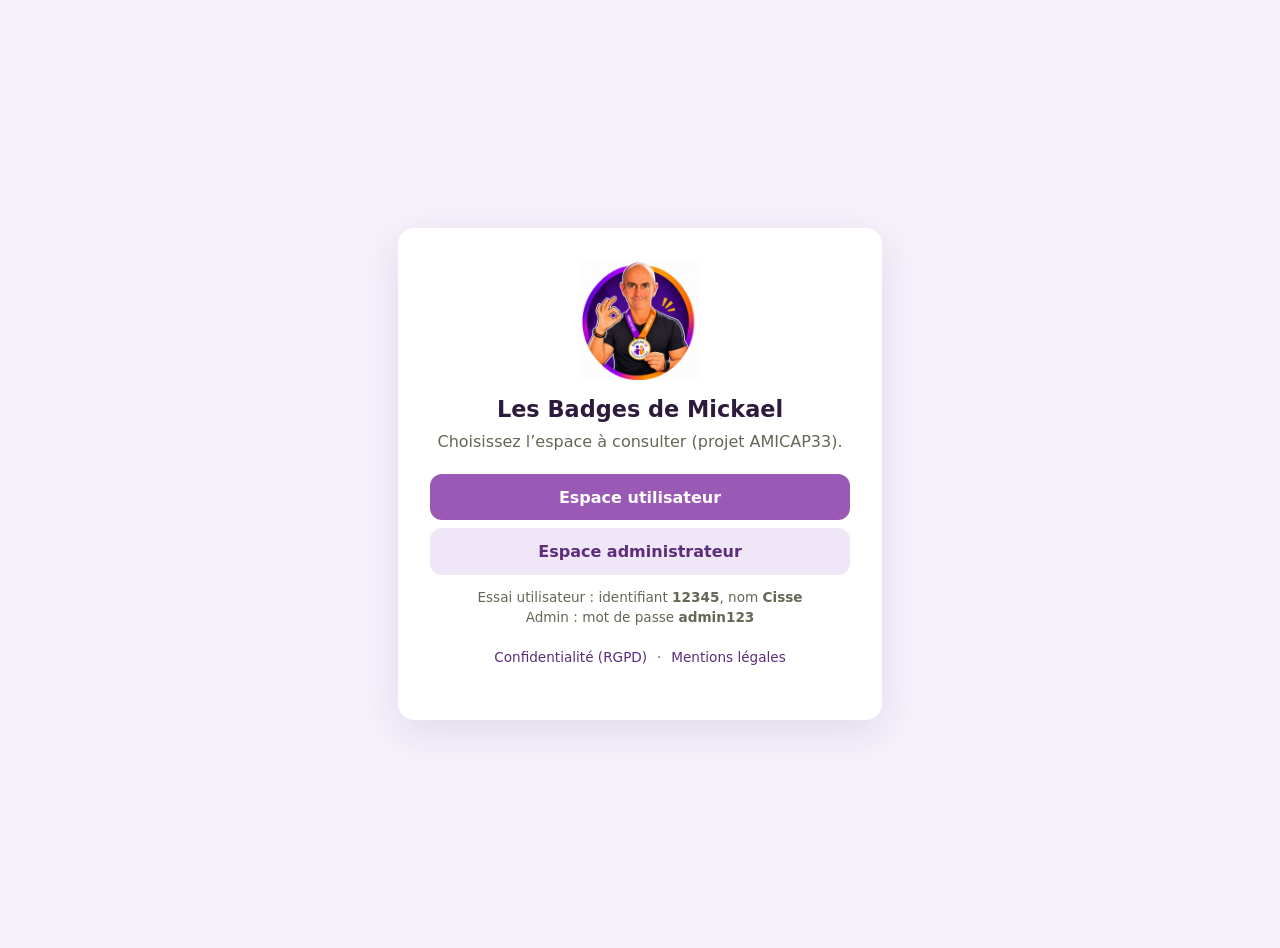
<file: index.html>
<!DOCTYPE html>
<html lang="fr">
<head>
  <meta charset="UTF-8" />
  <meta name="viewport" content="width=device-width, initial-scale=1" />
  <title>Les Badges de Mickael — AMICAP33</title>
  <link rel="icon" href="mickealimage1.png" type="image/png">
  <style>
    body { font-family: system-ui, sans-serif; background:#f6f1fb; color:#2d1b3d; margin:0; min-height:100vh; display:flex; align-items:center; justify-content:center; padding:1.5rem; }
    .card { background:#fff; border-radius:1rem; padding:2rem; max-width:420px; width:100%; box-shadow:0 12px 40px rgba(80,40,120,.12); text-align:center; }
    .card img { width:120px; height:120px; object-fit:contain; margin:0 auto 1rem; display:block; }
    h1 { font-size:1.4rem; margin:0 0 .5rem; }
    p { color:#665; margin:0 0 1.25rem; line-height:1.5; }
    a { display:block; text-decoration:none; text-align:center; padding:.85rem 1rem; border-radius:.75rem; margin:.5rem 0; font-weight:600; }
    .user { background:#9b59b6; color:#fff; }
    .admin { background:#efe6f7; color:#5b2d7a; }
    .legal { margin-top:1rem; font-size:.85rem; }
    .legal a { display:inline; padding:0; margin:0 .35rem; color:#5b2d7a; font-weight:500; }
  </style>
</head>
<body>
  <div class="card">
    <img src="mickealimage1.png" alt="Logo Les Badges de Mickael" onerror="this.remove()">
    <h1>Les Badges de Mickael</h1>
    <p>Choisissez l’espace à consulter (projet AMICAP33).</p>
    <a class="user" href="lbdm-user.html?id=12345">Espace utilisateur</a>
    <a class="admin" href="lbdm-administateur.html">Espace administrateur</a>
    <p class="legal" style="margin-top:0.75rem;color:#665;">
      Essai utilisateur : identifiant <strong>12345</strong>, nom <strong>Cisse</strong><br>
      Admin : mot de passe <strong>admin123</strong>
    </p>
    <p class="legal">
      <a href="politique-confidentialite.html">Confidentialité (RGPD)</a>
      ·
      <a href="mentions-legales.html">Mentions légales</a>
    </p>
  </div>
</body>
</html>
</file>
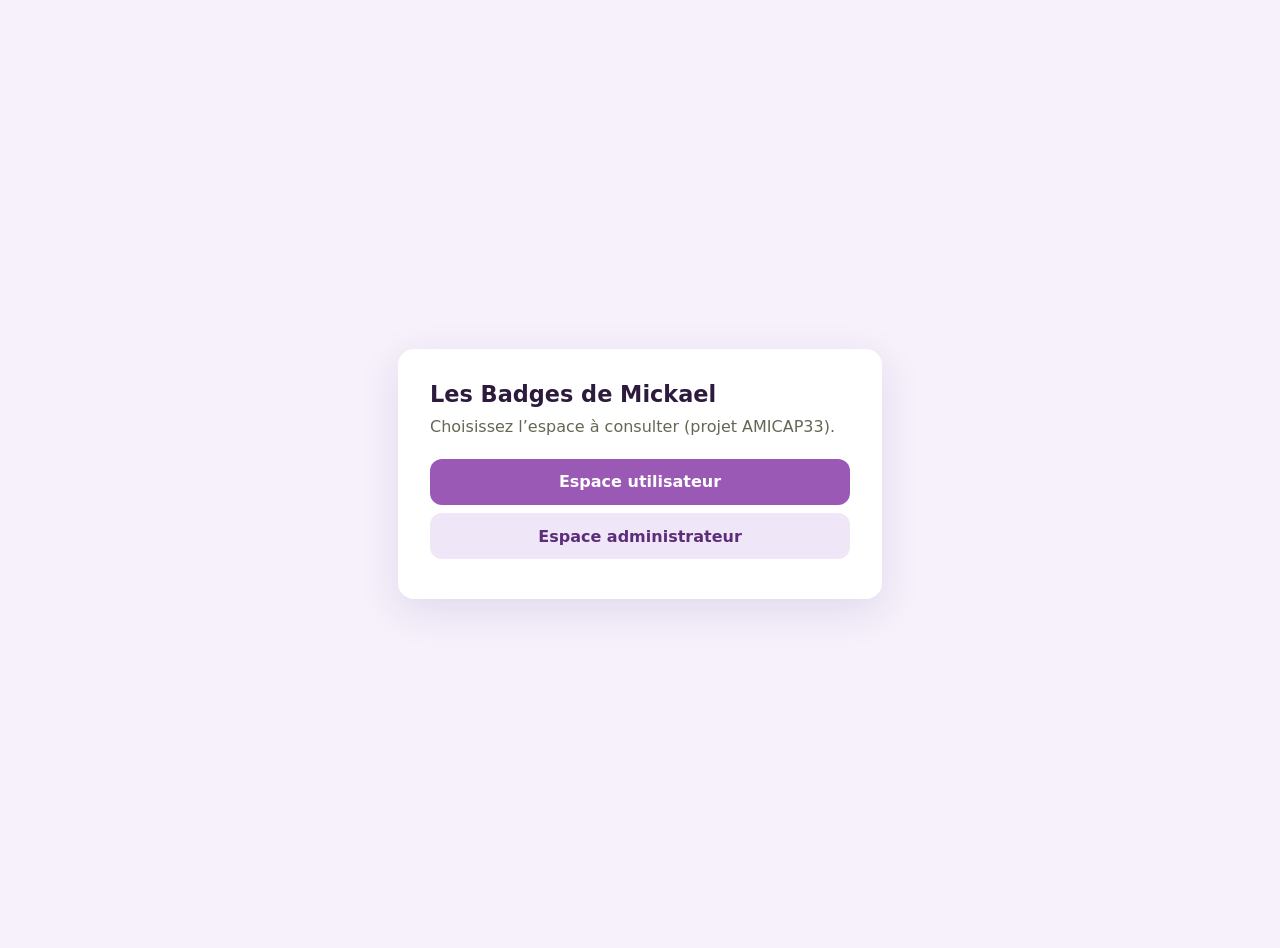
<file: _deploy/index.html>
﻿<!DOCTYPE html>
<html lang="fr">
<head>
  <meta charset="UTF-8" />
  <meta name="viewport" content="width=device-width, initial-scale=1" />
  <title>Les Badges de Mickael — AMICAP33</title>
  <style>
    body { font-family: system-ui, sans-serif; background:#f6f1fb; color:#2d1b3d; margin:0; min-height:100vh; display:flex; align-items:center; justify-content:center; padding:1.5rem; }
    .card { background:#fff; border-radius:1rem; padding:2rem; max-width:420px; width:100%; box-shadow:0 12px 40px rgba(80,40,120,.12); }
    h1 { font-size:1.4rem; margin:0 0 .5rem; }
    p { color:#665; margin:0 0 1.25rem; line-height:1.5; }
    a { display:block; text-decoration:none; text-align:center; padding:.85rem 1rem; border-radius:.75rem; margin:.5rem 0; font-weight:600; }
    .user { background:#9b59b6; color:#fff; }
    .admin { background:#efe6f7; color:#5b2d7a; }
  </style>
</head>
<body>
  <div class="card">
    <h1>Les Badges de Mickael</h1>
    <p>Choisissez l’espace à consulter (projet AMICAP33).</p>
    <a class="user" href="lbdm-user.html">Espace utilisateur</a>
    <a class="admin" href="lbdm-administateur.html">Espace administrateur</a>
  </div>
</body>
</html>
</file>
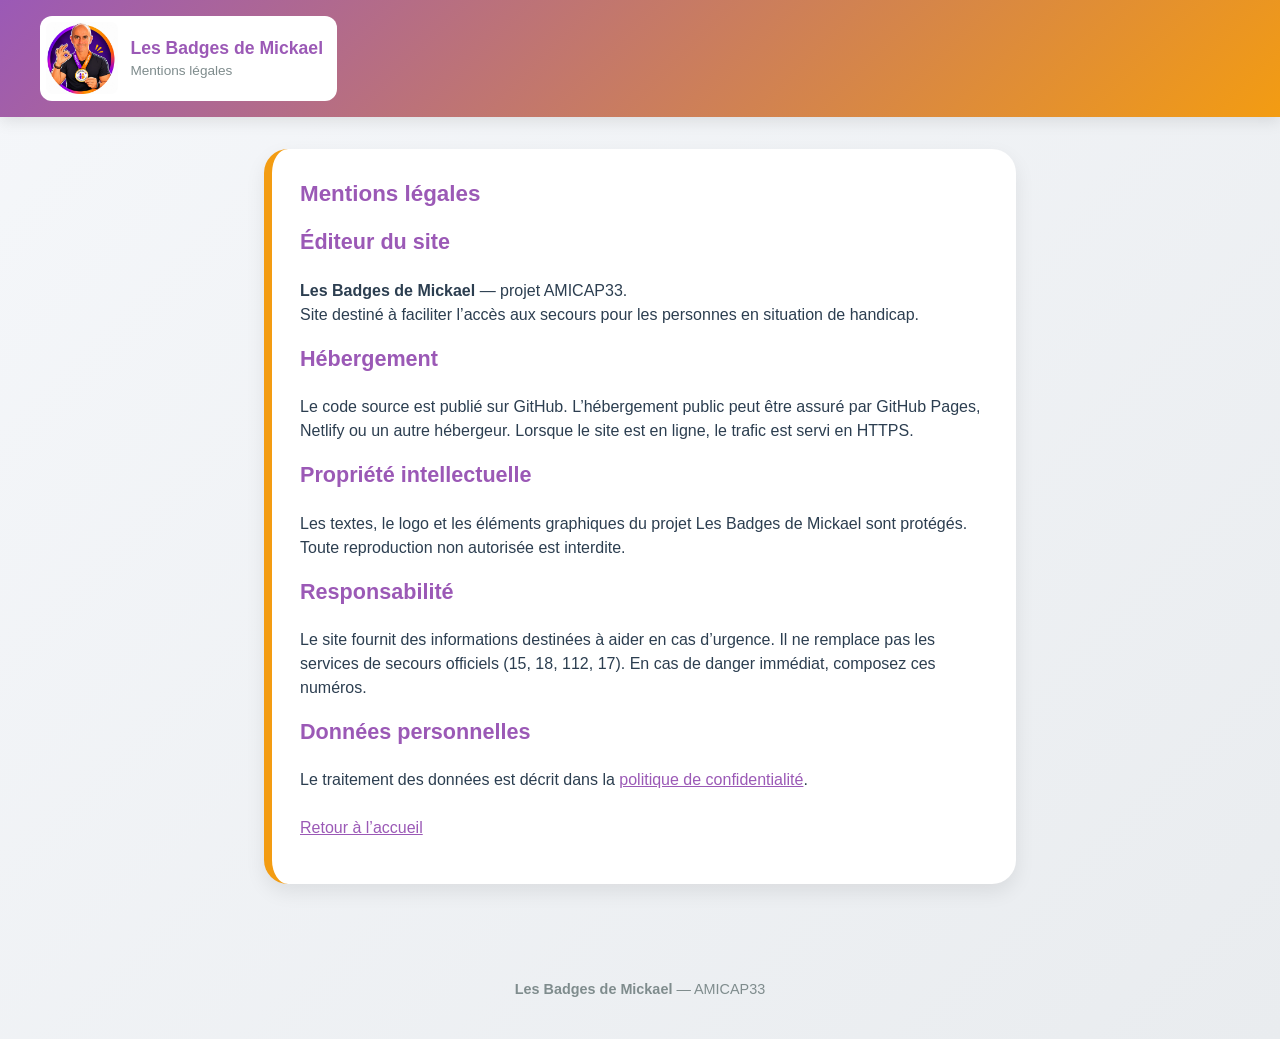
<file: mentions-legales.html>
<!DOCTYPE html>
<html lang="fr">
<head>
  <meta charset="UTF-8">
  <meta name="viewport" content="width=device-width, initial-scale=1">
  <title>Mentions légales — Les Badges de Mickael</title>
  <link rel="icon" href="mickealimage1.png" type="image/png">
  <link rel="stylesheet" href="assets/css/styles.css">
</head>
<body>
  <a class="skip-link" href="#contenu">Aller au contenu</a>
  <header class="site-header">
    <div class="header-inner">
      <a class="brand" href="index.html">
        <img src="mickealimage1.png" width="72" height="72" alt="Logo Les Badges de Mickael">
        <div class="brand-text">
          <strong>Les Badges de Mickael</strong>
          <span>Mentions légales</span>
        </div>
      </a>
    </div>
  </header>

  <main id="contenu" class="container container--narrow">
    <article class="card">
      <h1 style="color:var(--violet);font-size:1.4rem;margin:0 0 1rem;">Mentions légales</h1>

      <h2>Éditeur du site</h2>
      <p><strong>Les Badges de Mickael</strong> — projet AMICAP33.<br>
      Site destiné à faciliter l’accès aux secours pour les personnes en situation de handicap.</p>

      <h2>Hébergement</h2>
      <p>Le code source est publié sur GitHub. L’hébergement public peut être assuré par GitHub Pages, Netlify ou un autre hébergeur. Lorsque le site est en ligne, le trafic est servi en HTTPS.</p>

      <h2>Propriété intellectuelle</h2>
      <p>Les textes, le logo et les éléments graphiques du projet Les Badges de Mickael sont protégés. Toute reproduction non autorisée est interdite.</p>

      <h2>Responsabilité</h2>
      <p>Le site fournit des informations destinées à aider en cas d’urgence. Il ne remplace pas les services de secours officiels (15, 18, 112, 17). En cas de danger immédiat, composez ces numéros.</p>

      <h2>Données personnelles</h2>
      <p>Le traitement des données est décrit dans la <a href="politique-confidentialite.html">politique de confidentialité</a>.</p>

      <p style="margin-top:1.5rem;"><a href="index.html">Retour à l’accueil</a></p>
    </article>
  </main>

  <footer class="site-footer">
    <p><strong>Les Badges de Mickael</strong> — AMICAP33</p>
  </footer>
</body>
</html>
</file>
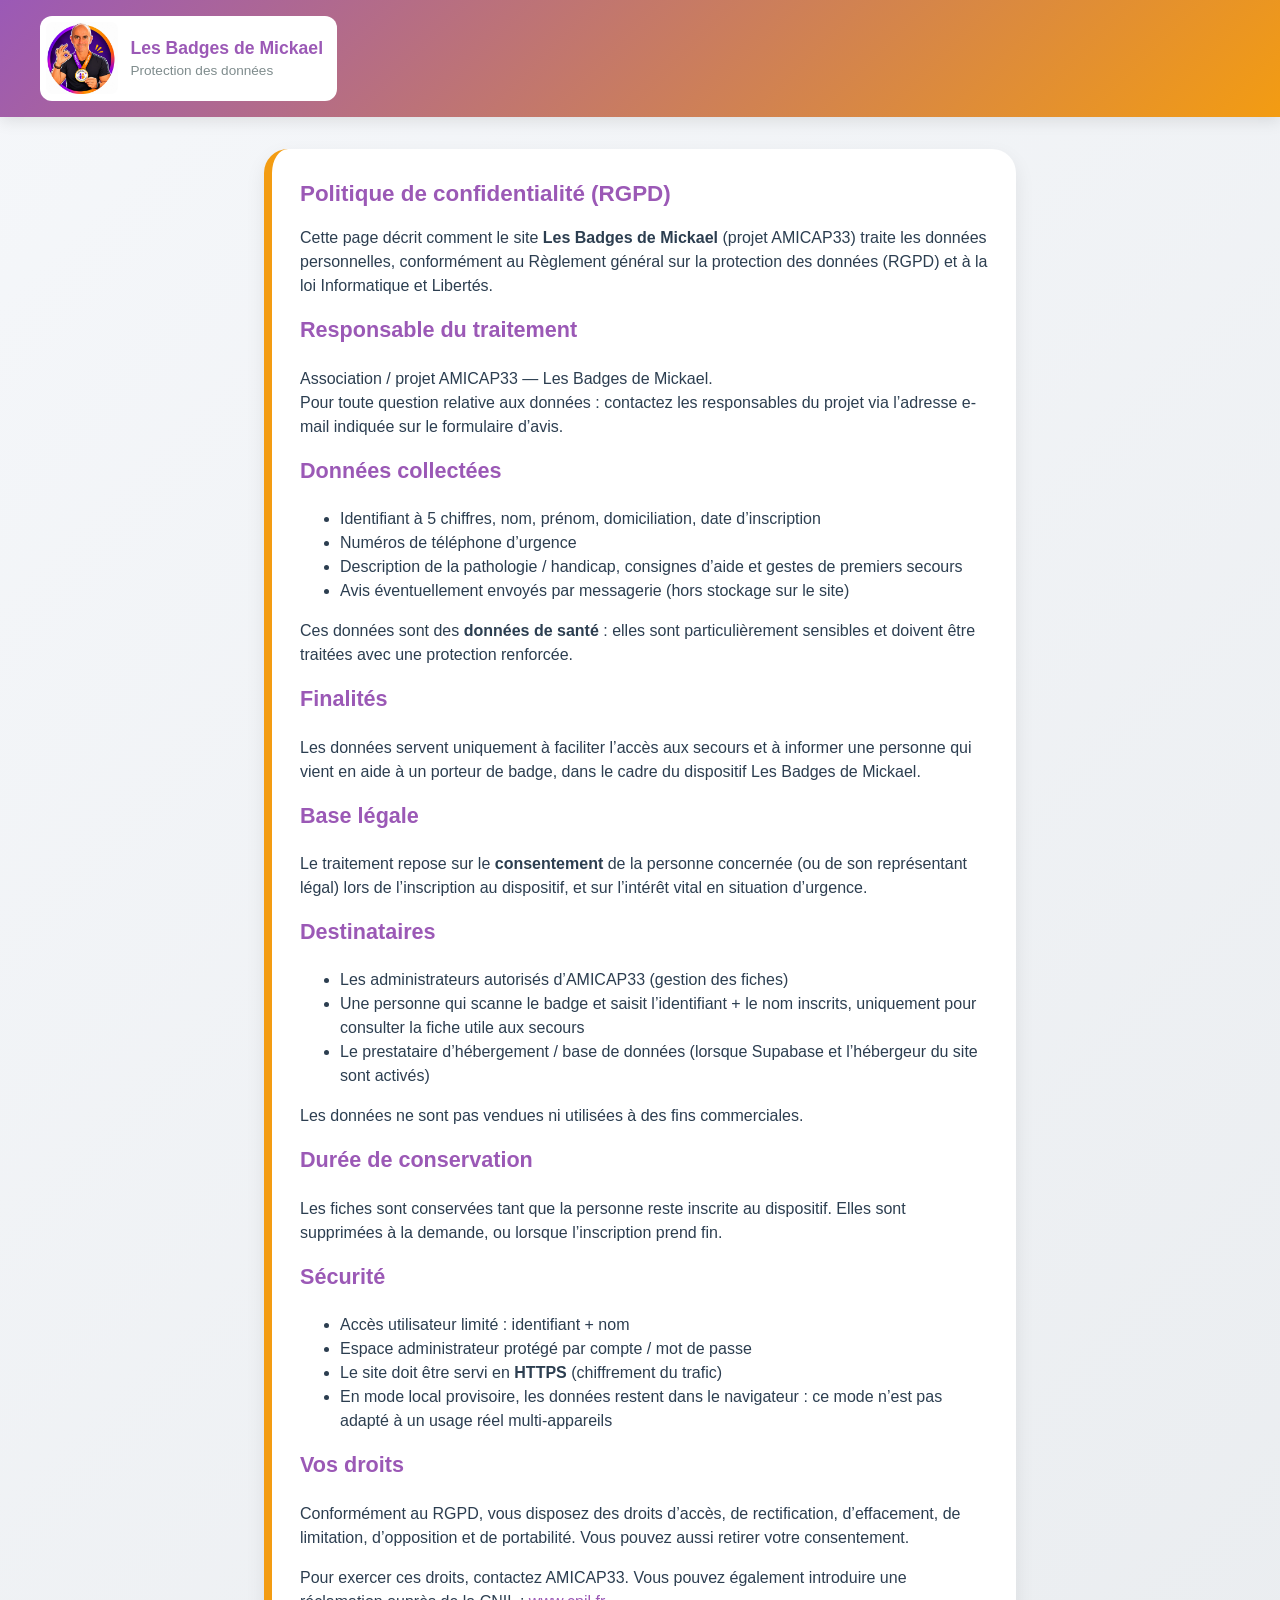
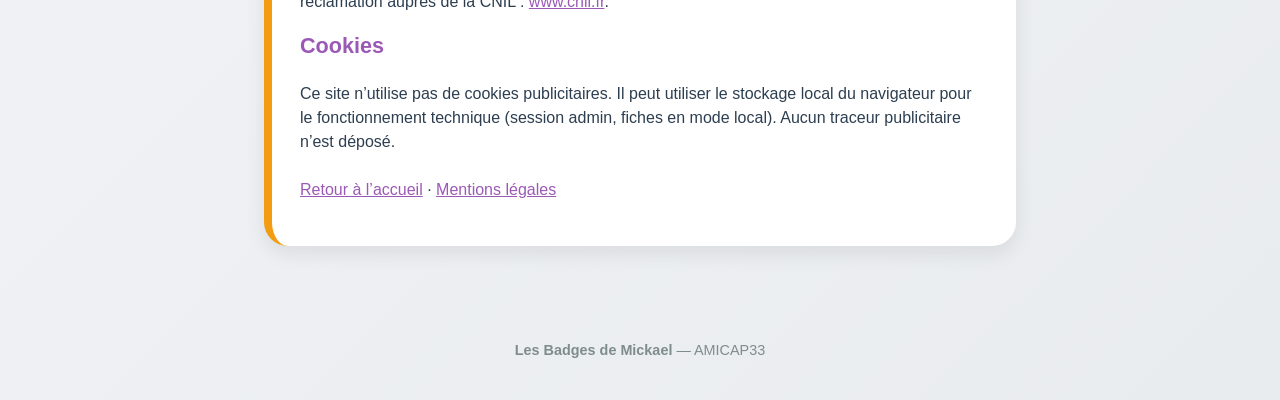
<file: politique-confidentialite.html>
<!DOCTYPE html>
<html lang="fr">
<head>
  <meta charset="UTF-8">
  <meta name="viewport" content="width=device-width, initial-scale=1">
  <title>Politique de confidentialité — Les Badges de Mickael</title>
  <link rel="icon" href="mickealimage1.png" type="image/png">
  <link rel="stylesheet" href="assets/css/styles.css">
</head>
<body>
  <a class="skip-link" href="#contenu">Aller au contenu</a>
  <header class="site-header">
    <div class="header-inner">
      <a class="brand" href="index.html">
        <img src="mickealimage1.png" width="72" height="72" alt="Logo Les Badges de Mickael">
        <div class="brand-text">
          <strong>Les Badges de Mickael</strong>
          <span>Protection des données</span>
        </div>
      </a>
    </div>
  </header>

  <main id="contenu" class="container container--narrow">
    <article class="card">
      <h1 style="color:var(--violet);font-size:1.4rem;margin:0 0 1rem;">Politique de confidentialité (RGPD)</h1>
      <p>Cette page décrit comment le site <strong>Les Badges de Mickael</strong> (projet AMICAP33) traite les données personnelles, conformément au Règlement général sur la protection des données (RGPD) et à la loi Informatique et Libertés.</p>

      <h2>Responsable du traitement</h2>
      <p>Association / projet AMICAP33 — Les Badges de Mickael.<br>
      Pour toute question relative aux données : contactez les responsables du projet via l’adresse e-mail indiquée sur le formulaire d’avis.</p>

      <h2>Données collectées</h2>
      <ul>
        <li>Identifiant à 5 chiffres, nom, prénom, domiciliation, date d’inscription</li>
        <li>Numéros de téléphone d’urgence</li>
        <li>Description de la pathologie / handicap, consignes d’aide et gestes de premiers secours</li>
        <li>Avis éventuellement envoyés par messagerie (hors stockage sur le site)</li>
      </ul>
      <p>Ces données sont des <strong>données de santé</strong> : elles sont particulièrement sensibles et doivent être traitées avec une protection renforcée.</p>

      <h2>Finalités</h2>
      <p>Les données servent uniquement à faciliter l’accès aux secours et à informer une personne qui vient en aide à un porteur de badge, dans le cadre du dispositif Les Badges de Mickael.</p>

      <h2>Base légale</h2>
      <p>Le traitement repose sur le <strong>consentement</strong> de la personne concernée (ou de son représentant légal) lors de l’inscription au dispositif, et sur l’intérêt vital en situation d’urgence.</p>

      <h2>Destinataires</h2>
      <ul>
        <li>Les administrateurs autorisés d’AMICAP33 (gestion des fiches)</li>
        <li>Une personne qui scanne le badge et saisit l’identifiant + le nom inscrits, uniquement pour consulter la fiche utile aux secours</li>
        <li>Le prestataire d’hébergement / base de données (lorsque Supabase et l’hébergeur du site sont activés)</li>
      </ul>
      <p>Les données ne sont pas vendues ni utilisées à des fins commerciales.</p>

      <h2>Durée de conservation</h2>
      <p>Les fiches sont conservées tant que la personne reste inscrite au dispositif. Elles sont supprimées à la demande, ou lorsque l’inscription prend fin.</p>

      <h2>Sécurité</h2>
      <ul>
        <li>Accès utilisateur limité : identifiant + nom</li>
        <li>Espace administrateur protégé par compte / mot de passe</li>
        <li>Le site doit être servi en <strong>HTTPS</strong> (chiffrement du trafic)</li>
        <li>En mode local provisoire, les données restent dans le navigateur : ce mode n’est pas adapté à un usage réel multi-appareils</li>
      </ul>

      <h2>Vos droits</h2>
      <p>Conformément au RGPD, vous disposez des droits d’accès, de rectification, d’effacement, de limitation, d’opposition et de portabilité. Vous pouvez aussi retirer votre consentement.</p>
      <p>Pour exercer ces droits, contactez AMICAP33. Vous pouvez également introduire une réclamation auprès de la CNIL : <a href="https://www.cnil.fr" rel="noopener noreferrer" target="_blank">www.cnil.fr</a>.</p>

      <h2>Cookies</h2>
      <p>Ce site n’utilise pas de cookies publicitaires. Il peut utiliser le stockage local du navigateur pour le fonctionnement technique (session admin, fiches en mode local). Aucun traceur publicitaire n’est déposé.</p>

      <p style="margin-top:1.5rem;"><a href="index.html">Retour à l’accueil</a> · <a href="mentions-legales.html">Mentions légales</a></p>
    </article>
  </main>

  <footer class="site-footer">
    <p><strong>Les Badges de Mickael</strong> — AMICAP33</p>
  </footer>
</body>
</html>
</file>
<file: assets/css/styles.css>
/* Les Badges de Mickael — styles partagés */
:root {
    --orange: #f39c12;
    --violet: #9b59b6;
    --gris: #7f8c8d;
    --jaune: #f1c40f;
    --orange-clair: #ffe0b3;
    --gris-clair: #ecf0f1;
    --jaune-clair: #fff3cd;
    --texte: #2c3e50;
    --blanc: #ffffff;
    --ombre: 0 8px 20px rgba(0, 0, 0, 0.08);
    --rayon: 16px;
}

*,
*::before,
*::after {
    box-sizing: border-box;
}

html {
    scroll-behavior: smooth;
}

body {
    margin: 0;
    font-family: "Segoe UI", Tahoma, Geneva, Verdana, sans-serif;
    font-size: 1rem;
    line-height: 1.5;
    color: var(--texte);
    background: linear-gradient(135deg, #f5f7fa 0%, #e9ecef 100%);
    min-height: 100vh;
}

img {
    max-width: 100%;
    height: auto;
    display: block;
}

a {
    color: var(--violet);
}

.skip-link {
    position: absolute;
    left: -9999px;
    top: 0;
    background: var(--violet);
    color: var(--blanc);
    padding: 0.75rem 1rem;
    z-index: 9999;
}

.skip-link:focus {
    left: 1rem;
    top: 1rem;
}

.hidden {
    display: none !important;
}

/* —— Login —— */
.login-screen {
    min-height: 100vh;
    display: flex;
    align-items: center;
    justify-content: center;
    padding: 2rem;
}

.login-card {
    background: var(--blanc);
    width: 100%;
    max-width: 480px;
    padding: 2rem;
    border-radius: 24px;
    box-shadow: var(--ombre);
    border-left: 8px solid var(--orange);
}

.login-card h1 {
    color: var(--violet);
    margin: 0 0 0.75rem;
    font-size: 1.75rem;
}

.login-card > p {
    color: var(--gris);
    margin: 0 0 1.5rem;
}

.login-actions {
    display: flex;
    gap: 0.75rem;
    flex-wrap: wrap;
    margin-top: 0.5rem;
}

.forgot-box {
    margin-top: 1rem;
    padding: 1rem;
    background: var(--jaune-clair);
    border-radius: 12px;
    display: none;
}

/* —— Header / Nav —— */
.site-header {
    background: linear-gradient(135deg, var(--violet), var(--orange));
    padding: 1rem 1.5rem;
    box-shadow: 0 4px 15px rgba(0, 0, 0, 0.1);
}

.header-inner {
    max-width: 1200px;
    margin: 0 auto;
    display: flex;
    align-items: center;
    justify-content: space-between;
    gap: 1rem;
    flex-wrap: wrap;
}

.brand {
    display: flex;
    align-items: center;
    gap: 0.75rem;
    background: var(--blanc);
    padding: 0.4rem 0.9rem 0.4rem 0.4rem;
    border-radius: 12px;
    text-decoration: none;
    color: inherit;
    flex-shrink: 0;
    max-width: 100%;
}

.brand img {
    width: 72px;
    height: 72px;
    object-fit: contain;
    object-position: center;
    flex-shrink: 0;
    border-radius: 8px;
    background: var(--blanc);
}

.brand-text {
    display: flex;
    flex-direction: column;
}

.brand-text strong {
    color: var(--violet);
    font-size: 1.1rem;
}

.brand-text span {
    color: var(--gris);
    font-size: 0.85rem;
}

.logo-uploader {
    cursor: pointer;
    border: 2px dashed var(--orange);
    border-radius: 10px;
    overflow: hidden;
    width: 76px;
    height: 76px;
    flex-shrink: 0;
    display: flex;
    align-items: center;
    justify-content: center;
    background: var(--blanc);
}

.logo-uploader img {
    width: 68px;
    height: 68px;
    object-fit: contain;
}

.main-nav {
    display: flex;
    gap: 0.5rem;
    flex-wrap: wrap;
    align-items: center;
}

.main-nav[aria-label] {
    list-style: none;
    margin: 0;
    padding: 0;
}

/* —— Layout —— */
.container {
    max-width: 1200px;
    margin: 0 auto;
    padding: 2rem 1.5rem;
}

.container--narrow {
    max-width: 800px;
}

.site-footer {
    text-align: center;
    padding: 1.5rem;
    color: var(--gris);
    font-size: 0.9rem;
}

.site-footer a {
    color: var(--violet);
    font-weight: 600;
}

/* —— Cards / tabs —— */
.card {
    background: var(--blanc);
    border-radius: 24px;
    padding: 1.75rem;
    margin-bottom: 1.5rem;
    box-shadow: var(--ombre);
    border-left: 8px solid var(--orange);
}

.card h2 {
    color: var(--violet);
    margin: 0 0 1.25rem;
    font-size: 1.35rem;
}

.tab-panel {
    display: none;
}

.tab-panel.is-active {
    display: block;
}

.info-badge {
    background: var(--jaune);
    color: var(--texte);
    padding: 0.35rem 0.85rem;
    border-radius: 20px;
    display: inline-block;
    margin-bottom: 1rem;
    font-size: 0.9rem;
    font-weight: 600;
}

.geste-card {
    background: var(--gris-clair);
    border-radius: 20px;
    padding: 1.5rem;
    margin-top: 1.25rem;
    border-left: 6px solid var(--jaune);
}

.geste-card h3 {
    color: var(--violet);
    margin: 0 0 0.75rem;
    font-size: 1.1rem;
}

.urgence-box,
.avis-box {
    margin-top: 1rem;
    padding: 1rem 1.25rem;
    border-radius: 12px;
}

.urgence-box {
    background: var(--jaune-clair);
}

.avis-box {
    background: var(--orange-clair);
}

/* —— Forms —— */
.form-grid {
    display: grid;
    grid-template-columns: repeat(auto-fit, minmax(220px, 1fr));
    gap: 1rem;
}

.form-group {
    margin-bottom: 0;
}

.form-group--full {
    grid-column: 1 / -1;
}

label {
    display: block;
    font-weight: 600;
    margin-bottom: 0.4rem;
    color: var(--gris);
}

input,
select,
textarea {
    width: 100%;
    padding: 0.75rem 0.9rem;
    border: 2px solid #e0e0e0;
    border-radius: 12px;
    font: inherit;
    color: var(--texte);
    background: var(--blanc);
    transition: border-color 0.2s, box-shadow 0.2s;
}

input:focus,
select:focus,
textarea:focus {
    outline: none;
    border-color: var(--orange);
    box-shadow: 0 0 0 3px rgba(243, 156, 18, 0.25);
}

.form-error {
    color: #c0392b;
    font-size: 0.9rem;
    display: none;
    margin-top: 0.35rem;
}

.form-hint {
    display: block;
    color: var(--gris);
    font-size: 0.85rem;
    margin-top: 0.5rem;
}

.form-actions {
    display: flex;
    gap: 0.75rem;
    flex-wrap: wrap;
    margin-top: 1.25rem;
}

/* —— Numéros de téléphone —— */
.numeros-field {
    grid-column: 1 / -1;
    background: var(--gris-clair);
    padding: 1.1rem 1.25rem;
    border-radius: var(--rayon);
    border-left: 5px solid var(--orange);
}

.numeros-field > label {
    margin-bottom: 0.75rem;
}

.numero-row {
    display: grid;
    grid-template-columns: 1fr auto;
    gap: 0.5rem;
    align-items: center;
    margin-bottom: 0.6rem;
}

.numero-row input {
    margin: 0;
}

.btn-add-numero {
    display: inline-flex;
    align-items: center;
    justify-content: center;
    gap: 0.4rem;
    margin-top: 0.35rem;
    padding: 0.55rem 1.1rem;
    background: var(--violet);
    color: var(--blanc);
    border: none;
    border-radius: 40px;
    font: inherit;
    font-weight: 700;
    cursor: pointer;
    transition: background 0.2s, transform 0.2s;
}

.btn-add-numero:hover:not(:disabled) {
    background: var(--orange);
    transform: scale(1.02);
}

.btn-add-numero:disabled {
    opacity: 0.45;
    cursor: not-allowed;
}

.btn-add-numero .plus {
    display: inline-flex;
    align-items: center;
    justify-content: center;
    width: 1.4rem;
    height: 1.4rem;
    border-radius: 50%;
    background: rgba(255, 255, 255, 0.25);
    font-size: 1.15rem;
    line-height: 1;
}

.btn-icon {
    width: 42px;
    height: 42px;
    padding: 0;
    margin: 0;
    border: none;
    border-radius: 50%;
    font-size: 1.25rem;
    line-height: 1;
    cursor: pointer;
    color: var(--blanc);
    background: #e74c3c;
    flex-shrink: 0;
    transition: transform 0.2s, background 0.2s;
}

.btn-icon:hover {
    transform: scale(1.05);
    background: #c0392b;
}

/* —— Buttons —— */
button,
.btn {
    background: var(--orange);
    color: var(--blanc);
    border: none;
    padding: 0.75rem 1.5rem;
    font: inherit;
    font-weight: 700;
    border-radius: 40px;
    cursor: pointer;
    transition: background 0.2s, transform 0.2s;
}

button:hover,
.btn:hover {
    background: var(--violet);
    transform: scale(1.02);
}

.btn-secondary {
    background: var(--gris);
}

.btn-secondary:hover {
    background: var(--violet);
}

.btn-danger {
    background: #e74c3c;
}

.btn-danger:hover {
    background: #c0392b;
}

.urgence-actions {
    display: inline-flex;
    align-items: center;
    gap: 0.45rem;
}

.btn-secours,
.btn-sos-proche {
    display: inline-flex;
    align-items: center;
    justify-content: center;
    text-decoration: none;
    font-size: 1.05rem;
    font-weight: 700;
    padding: 0.85rem 1.35rem;
    border-radius: 50px;
    border: none;
    cursor: pointer;
    color: var(--blanc);
    transition: background 0.2s, transform 0.2s;
}

.btn-secours {
    background: #e74c3c;
    box-shadow: 0 4px 10px rgba(231, 76, 60, 0.35);
    min-width: 3.5rem;
}

.btn-secours:hover {
    background: #c0392b;
    transform: scale(1.02);
}

.btn-sos-proche {
    background: #f39c12;
    box-shadow: 0 4px 10px rgba(243, 156, 18, 0.35);
}

.btn-sos-proche:hover {
    background: #d68910;
    transform: scale(1.02);
}

/* —— Modal SECOURS —— */
.modal {
    position: fixed;
    inset: 0;
    z-index: 2000;
    display: flex;
    align-items: center;
    justify-content: center;
    padding: 1rem;
}

.modal[hidden],
.modal.hidden {
    display: none !important;
}

.modal-backdrop {
    position: absolute;
    inset: 0;
    background: rgba(44, 62, 80, 0.55);
}

.modal-panel {
    position: relative;
    background: var(--blanc);
    width: 100%;
    max-width: 520px;
    max-height: 90vh;
    overflow: auto;
    border-radius: 20px;
    box-shadow: 0 16px 40px rgba(0, 0, 0, 0.25);
    border-top: 6px solid #e74c3c;
}

.modal-header {
    display: flex;
    align-items: center;
    justify-content: space-between;
    gap: 1rem;
    padding: 1.1rem 1.25rem;
    border-bottom: 1px solid #eee;
}

.modal-header h2 {
    margin: 0;
    color: #e74c3c;
    font-size: 1.25rem;
}

.modal-close {
    width: 40px;
    height: 40px;
    padding: 0;
    margin: 0;
    border-radius: 50%;
    background: var(--gris-clair);
    color: var(--texte);
    font-size: 1.5rem;
    line-height: 1;
}

.modal-close:hover {
    background: #e74c3c;
    color: var(--blanc);
}

.modal-body {
    padding: 1.25rem;
}

.modal-intro {
    margin: 0 0 1rem;
    color: var(--gris);
}

.secours-person {
    background: var(--gris-clair);
    border-radius: 14px;
    padding: 0.9rem 1rem;
    margin-bottom: 0.75rem;
    border-left: 5px solid #e74c3c;
}

.secours-person h3 {
    margin: 0 0 0.5rem;
    color: var(--violet);
    font-size: 1.05rem;
}

.secours-call-list {
    list-style: none;
    margin: 0.5rem 0 0;
    padding: 0;
    display: flex;
    flex-direction: column;
    gap: 0.45rem;
}

.secours-call-btn {
    display: flex;
    align-items: center;
    justify-content: space-between;
    gap: 0.75rem;
    padding: 0.7rem 1rem;
    background: #e74c3c;
    color: var(--blanc) !important;
    text-decoration: none;
    border-radius: 40px;
    font-weight: 700;
    transition: background 0.2s, transform 0.2s;
}

.secours-call-btn:hover {
    background: #c0392b;
    transform: scale(1.01);
}

.secours-call-btn small {
    font-weight: 500;
    opacity: 0.9;
}

.secours-empty {
    padding: 1rem;
    background: var(--jaune-clair);
    border-radius: 12px;
    color: var(--texte);
}

.tab-btn {
    background: rgba(255, 255, 255, 0.2);
    color: var(--blanc);
    padding: 0.7rem 1.4rem;
    border-radius: 30px;
    margin: 0;
}

.tab-btn:hover {
    background: rgba(255, 255, 255, 0.4);
}

.tab-btn.is-active {
    background: var(--jaune);
    color: var(--texte);
}

.action-btn {
    padding: 0.35rem 0.75rem;
    margin: 0 0.15rem;
    font-size: 0.85rem;
}

.actions-cell {
    white-space: nowrap;
}

/* —— Badge —— */
.modal-panel--badge {
    max-width: 460px;
    border-top-color: var(--violet);
}

.modal-panel--badge .modal-header h2 {
    color: var(--violet);
}

.badge-canvas {
    display: block;
    width: 100%;
    max-width: 260px;
    height: auto;
    margin: 0 auto 1rem;
    border-radius: 12px;
    box-shadow: var(--ombre);
}

.checkbox-line {
    display: flex;
    align-items: center;
    gap: 0.5rem;
    font-weight: 600;
}

.checkbox-line input {
    width: auto;
}

/* —— Table —— */
.table-wrap {
    overflow-x: auto;
    margin-top: 1rem;
}

table {
    width: 100%;
    border-collapse: collapse;
    background: var(--blanc);
    border-radius: 12px;
    overflow: hidden;
}

th,
td {
    padding: 0.9rem 1rem;
    text-align: left;
    border-bottom: 1px solid #eee;
}

th {
    background: var(--violet);
    color: var(--blanc);
    font-weight: 600;
}

tbody tr:hover {
    background: var(--jaune-clair);
}

.export-actions {
    display: flex;
    gap: 0.75rem;
    flex-wrap: wrap;
    margin-top: 1rem;
}

/* —— User infos —— */
.urgence-list {
    list-style: none;
    margin: 0.4rem 0 0;
    padding: 0;
}

.urgence-list li {
    margin: 0.35rem 0;
}

.urgence-list a {
    font-weight: 600;
    text-decoration: none;
}

.urgence-list a:hover {
    text-decoration: underline;
}

.info-list p {
    margin: 0.5rem 0;
}

/* —— Toast —— */
.toast-msg {
    position: fixed;
    bottom: 1.25rem;
    right: 1.25rem;
    background: var(--violet);
    color: var(--blanc);
    padding: 1rem 1.4rem;
    border-radius: 12px;
    z-index: 1000;
    box-shadow: 0 4px 12px rgba(0, 0, 0, 0.2);
    animation: slideIn 0.3s ease;
}

@keyframes slideIn {
    from {
        transform: translateX(100%);
        opacity: 0;
    }
    to {
        transform: translateX(0);
        opacity: 1;
    }
}

@media (max-width: 768px) {
    .header-inner {
        flex-direction: column;
        align-items: stretch;
    }

    .main-nav {
        justify-content: center;
    }

    .container {
        padding: 1.25rem 1rem;
    }

    .card {
        padding: 1.2rem;
    }

    th,
    td {
        padding: 0.55rem;
        font-size: 0.9rem;
    }
}
</file>
